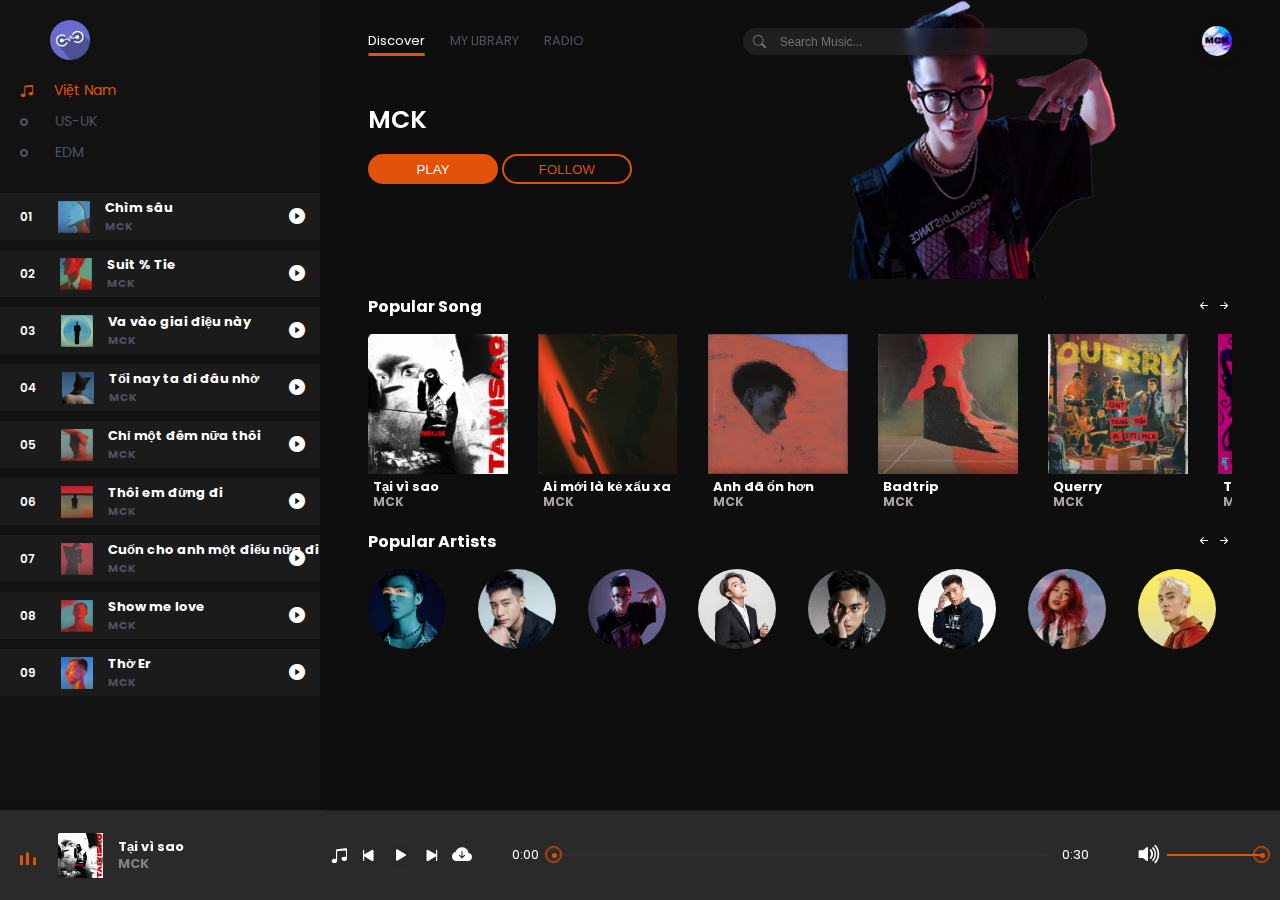
<file: MCK.html>
<!DOCTYPE html>
<html lang="en">

<head>
    <meta charset="UTF-8">
    <meta name="viewport" content="width=device-width, initial-scale=1.0">
    <link rel="stylesheet" href="https://cdn.jsdelivr.net/npm/bootstrap-icons@1.7.2/font/bootstrap-icons.css">
    <link rel="stylesheet" href="style.css">
    <link rel="icon" href="img/logo.png"
          type ="img/x-icon">
    <title>Music App</title>
    <style>
        header .song_side::before{
    background :url('MCK.png')
}
    </style>

</head>

<body>
    <header>
        <div class="menu_side">
            <nav>
                <div class="logo">
                    <a href="index.html"><img src="img/logo.png" alt="" ></a>
                </div>
            </nav>
            <div class="playlist">
                <h4 class="tab-item active"><span></span><i class="bi bi-music-note-beamed"></i> Việt Nam</h4>
                <h4 class="tab-item "><span></span><i class="bi bi-music-note-beamed"></i> US-UK</h4>
                <h4 class="tab-item "><span></span><i class="bi bi-music-note-beamed"></i> EDM</h4>
            </div>
            <div class="menu_song">
                <li class="songItem">
                    <span>01</span>
                    <img src="img/MCK/1.jpg" alt="MCK">
                    <h5>
                        Chìm sâu
                        <div class="subtitle">MCK</div>
                    </h5>
                        <i class="bi playListPlay bi-play-circle-fill" id="1"></i>
                </li>
                <li class="songItem">
                    <span>02</span>
                    <img src="img/MCK/1.jpg" alt="MCK">
                    <h5>
                        Suit % Tie
                        <div class="subtitle">MCK</div>
                    </h5>
                        <i class="bi playListPlay bi-play-circle-fill" id="2"></i>
                </li>
                <li class="songItem">
                    <span>03</span>
                    <img src="img/MCK/1.jpg" alt="MCK">
                    <h5>
                        Va vào giai điệu này
                        <div class="subtitle">MCK</div>
                    </h5>
                        <i class="bi playListPlay bi-play-circle-fill" id="3"></i>
                </li>
                <li class="songItem">
                    <span>04</span>
                    <img src="img/MCK/1.jpg" alt="MCK">
                    <h5>
                        Tối nay ta đi đâu nhờ
                        <div class="subtitle">MCK</div>
                    </h5>
                        <i class="bi playListPlay bi-play-circle-fill" id="4"></i>
                </li>
                <li class="songItem">
                    <span>05</span>
                    <img src="img/MCK/1.jpg" alt="MCK">
                    <h5>
                        Chỉ một đêm nữa thôi
                        <div class="subtitle">MCK</div>
                    </h5>
                        <i class="bi playListPlay bi-play-circle-fill" id="5"></i>
                </li>
                <li class="songItem">
                    <span>06</span>
                    <img src="img/MCK/1.jpg" alt="MCK">
                    <h5>
                        Thôi em đừng đi
                        <div class="subtitle">MCK</div>
                    </h5>
                        <i class="bi playListPlay bi-play-circle-fill" id="6"></i>
                </li>
                <li class="songItem">
                    <span>07</span>
                    <img src="img/MCK/1.jpg" alt="MCK">
                    <h5>
                        Cuốn cho anh một điếu nữa đi
                        <div class="subtitle">MCK</div>
                    </h5>
                        <i class="bi playListPlay bi-play-circle-fill" id="7"></i>
                </li>
                <li class="songItem">
                    <span>08</span>
                    <img src="img/MCK/1.jpg" alt="MCK">
                    <h5>
                        Show me love
                        <div class="subtitle">MCK</div>
                    </h5>
                        <i class="bi playListPlay bi-play-circle-fill" id="8"></i>
                </li>
                <li class="songItem">
                    <span>09</span>
                    <img src="img/MCK/1.jpg" alt="MCK">
                    <h5>
                        Thờ Er
                        <div class="subtitle">MCK</div>
                    </h5>
                        <i class="bi playListPlay bi-play-circle-fill" id="9"></i>
                </li>
            </div>
        </div>


        <div class="song_side">
            <nav>
                <ul>
                    <li>Discover <span></span></li>
                    <li>MY LIBRARY</li>
                    <li>RADIO</li>
                </ul>
                <div class="search">
                    <i class="bi bi-search"></i>
                    <input type="text" placeholder="Search Music...">
                </div>
                <div class="user">
                    <img src="img/user.jpg" alt="" >
                </div>
            </nav>
            <div class="content">
                <h1>MCK</h1>
                <div class="buttons">
                    <button>PLAY</button>
                    <button>FOLLOW</button>
                </div>
            </div>

            <div class="popular_song">
                <div class="h4">
                    <h4>Popular Song</h4>
                    <div class="btn_s">
                        <i class="bi bi-arrow-left-short" id="pop_song_left"></i>
                        <i class="bi bi-arrow-right-short" id="pop_song_right"></i>
                    </div>
                </div>
                <div class="pop_song">
                    <li class="songItem">
                        <div class="img_play">
                            <img src="img/MCK/10.jpg" alt="MCK">
                            <i class="bi playListPlay bi-play-circle-fill" id="10"></i>
                        </div>
                        <h5>Tại vì sao
                            <br>
                            <div class="subtitle">MCK</div>
                        </h5>
                    </li>
                    <li class="songItem">
                        <div class="img_play">
                            <img src="img/MCK/11.jpg" alt="MCK">
                            <i class="bi playListPlay bi-play-circle-fill" id="11"></i>
                        </div>
                        <h5>Ai mới là kẻ xấu xa
                            <br>
                            <div class="subtitle">MCK</div>
                        </h5>
                    </li>
                    <li class="songItem">
                        <div class="img_play">
                            <img src="img/MCK/12.jpg" alt="MCK">
                            <i class="bi playListPlay bi-play-circle-fill" id="12"></i>
                        </div>
                        <h5>Anh đã ổn hơn
                            <br>
                            <div class="subtitle">MCK</div>
                        </h5>
                    </li>
                    <li class="songItem">
                        <div class="img_play">
                            <img src="img/MCK/13.jpg" alt="MCK">
                            <i class="bi playListPlay bi-play-circle-fill" id="13"></i>
                        </div>
                        <h5>Badtrip
                            <br>
                            <div class="subtitle">MCK</div>
                        </h5>
                    </li>
                    <li class="songItem">
                        <div class="img_play">
                            <img src="img/MCK/14.jpg" alt="MCK">
                            <i class="bi playListPlay bi-play-circle-fill" id="14"></i>
                        </div>
                        <h5>Querry
                            <br>
                            <div class="subtitle">MCK, QNT</div>
                        </h5>
                    </li>
                    <li class="songItem">
                        <div class="img_play">
                            <img src="img/MCK/15.jpg" alt="MCK">
                            <i class="bi playListPlay bi-play-circle-fill" id="15"></i>
                        </div>
                        <h5>Tay to
                            <br>
                            <div class="subtitle">MCK, PhongKhin</div>
                        </h5>
                    </li>
                    <li class="songItem">
                        <div class="img_play">
                            <img src="img/MCK/16.jpg" alt="MCK">
                            <i class="bi playListPlay bi-play-circle-fill" id="16"></i>
                        </div>
                        <h5>Xích Thêm Chút
                            <br>
                            <div class="subtitle">MCK, TLinh</div>
                        </h5>
                    </li>
                    <li class="songItem">
                        <div class="img_play">
                            <img src="img/MCK/17.jpg" alt="MCK">
                            <i class="bi playListPlay bi-play-circle-fill" id="17"></i>
                        </div>
                        <h5>Soda
                            <br>
                            <div class="subtitle">MCK</div>
                        </h5>
                    </li>
                    <li class="songItem">
                        <div class="img_play">
                            <img src="img/MCK/18.jpg" alt="MCK">
                            <i class="bi playListPlay bi-play-circle-fill" id="18"></i>
                        </div>
                        <h5>Chương 2 Của Tương Lai
                            <br>
                            <div class="subtitle">MCK, WEAN</div>
                        </h5>
                    </li>
                </div>
            </div>
            <div class="popular_artists">
                <div class="h4">
                    <h4>Popular Artists</h4>
                    <div class="btn_s">
                        <i  class="bi bi-arrow-left-short" id ="pop_art_left"></i>
                        <i  class="bi bi-arrow-right-short" id ="pop_art_right"></i>
                    </div>
                </div>
                <div class="item Artists_bx">
                    <li>
                        <img src="img/Soobin.jpg" alt="Soobin" title="Soobin">
                    </li>
                    <li>
                        <img src="img/Quân AP.jpg" alt="Quân AP" title="Quân AP">
                    </li>
                    <li>
                        <img src="img/MCK.jpg" alt="MCK" title="MCK">
                    </li>
                    <li>
                        <img src="img/Sơn Tùng M-TP.jpg" alt="Sơn Tùng M-TP" title="Sơn Tùng M-TP">
                    </li>
                    <li>
                        <img src="img/Mono.jpg" alt="Mono" title="Mono">
                    </li>
                    <li>
                        <img src="img/HIEUTHUHAI.jpg" alt="HIEUTHUHAI" title="HIEUTHUHAI">
                    </li>
                    <li>
                        <img src="img/tlinh.jpg" alt="tlinh" title="tlinh">
                    </li>
                    <li>
                        <img src="img/Wren Evans.jpg" alt="Wren Evans" title="Wren Evans">
                    </li>
                    <li>
                        <img src="img/Phương Ly.jpg" alt="Phương Ly" title="Phương Ly">
                    </li>
                    <li>
                        <img src="img/Justatee.jpg" alt="Justatee" title="Justatee">
                    </li>
                    <li>
                        <img src="img/Vũ.jpg" alt="Vũ" title="Vũ">
                    </li>
                    <li>
                        <img src="img/Đen.jpg" alt="Đen" title="Đen">
                    </li>
                    <li>
                        <img src="img/Binz.jpg" alt="Binz" title="Binz">
                    </li>
                </div>
            </div>
        </div>


        <div class="master_play">
            <div class="wave">
                <div class="wave1"></div>
                <div class="wave1"></div>
                <div class="wave1"></div>
            </div>
            <img src="img/MCK/10.jpg" alt="" id="poster_master_play">
            <h5 id="title">
                Tại vì sao
                <div class="subtitle">MCK <M-TP></M-TP> </div>
            </h5>
            <div class="icon">
                <i class="bi shuffle bi-music-note-beamed">next</i>
                <i class="bi bi-skip-start-fill" id="back"></i>
                <i class="bi bi-play-fill" id="masterPlay"></i>
                <i class="bi bi-skip-end-fill" id="next"></i>
                <a href="" download id="download_music"><i class="bi bi-cloud-arrow-down-fill" ></i></a>
            </div>
            <span id="currentStart">0:00</span>
            <div class="bar">
                <input type="range" id="seek" min="0" max="100">
                <div class="bar2" id="bar2"></div>
                <div class="dot"></div>
            </div>
            <span id="currentEnd">0:30</span>
            <div class="vol">
                <i class="bi bi-volume-up-fill" id="vol_icon"></i>
                <input type="range" id="vol" min="0" max="100" id ='vol'>
                <div class="vol_bar"></div>
                <div class="dot" id="vol_dot"></div>
            </div>
        </div>
    </header>
    <script src="MCK.js"></script>
</body>

</html>
</file>
<file: style.css>
/* Google Font 'Poppins'  */
@import url('https://fonts.googleapis.com/css2?family=Poppins:wght@100;200;300;400;500;600;700;800;900&display=swap');
* {
    padding: 0%;
    margin: 0%;
    box-sizing: border-box;
}

body {
    width: 100%;
    height: 100%;
    background-color: #121213;
    font-family: 'Poppins' , sans-serif;
    display: grid;
    place-items: center;
    /*justify-content: center;*/
}

header {
    position: relative;
    width: 100%;
    height: 100vh;
    /* border: 1px solid #fff;*/
    display: flex;
    flex-wrap: wrap;
    overflow: hidden;
}
 header .menu_side nav .logo{
    position: relative;
    width: 30px;
    height: 30px;
    padding: 20px 20px;
    left: 30px;
 }
 header .menu_side nav .logo img{
    position: absolute;
    width: 100%;
    height: 100%;
 }
header .menu_side, .song_side {
    width: 25%;
    height: 90%;
    /* border: 1px solid #fff; */
    background: #131212;
    box-shadow: 5px 0px 2px #090f1f;
    color: #fff;
}

header .song_side {
    width: 75%;
    background:#0e0e0e;
}

header .master_play {
    width: 100%;
    height: 10%;
    background: linear-gradient(135deg, rgba(255, 255,255, 0.1), rgba(255, 255 ,255, 0.1));
    box-shadow: 0px 3px 8px #090f1f;
    backdrop-filter: blur(10px);
}

header .menu_side h1 {
    font-size: 20px;
    margin: 15px 0px 0px 20px;
    font-weight: 500;
}

header .menu_side .playlist {
    margin:  40px 0px 0px 20px;
}

header .menu_side .playlist h4 {
    font-size: 14px;
    font-weight: 400;
    padding-bottom: 10px;
    color: #4c5262;
    cursor: pointer;
    display: flex;
    align-items: center;
    transition: .3s linear;
}

header .menu_side .playlist h4:hover {
    color: #e1530a;
}

header .menu_side .playlist h4 span{
    position: relative;
    margin-right: 35px;
}

header .menu_side .playlist h4 span::before{
    content: '';
    position: absolute;
    width: 4px;
    height: 4px;
    border: 2px solid #4c5262;
    border-radius: 50%;
    top: -4px;
    transition: .3s linear;
}
header .menu_side .playlist h4:hover span::before{
    border: 2px solid #e1530a;
}
header .menu_side .playlist h4 .bi{
    display: none;
}
header .menu_side .playlist .active{
    color: #e1530a;
}
header .menu_side .playlist .active span{
    display: none;
}

header .menu_side .playlist .active .bi{
    display: flex;
    margin-right: 20px;
}
header .menu_side .menu_song {
    width: 100%;
    height: 70%;
    /*border: 1px solid #fff;*/
    margin-top: 20px;
    overflow: auto;
}

header .menu_side .menu_song::-webkit-scrollbar {
    display: none;
}

header .menu_side .menu_song li{
    position: relative;
    list-style-type: none;
    padding: 5px 0px 5px 20px;
    display: flex;
    align-items: center;
    margin-bottom: 10px;
    cursor: pointer;
    transition: .3s linear;
    background: rgb(105, 105, 105, .1);
}

header .menu_side .menu_song li:hover{
    background: rgb(105, 105, 105, .1);
}

header .menu_side .menu_song li span{
    font-size: 12px;
    font-weight: 600;
    color: #ffffff;
}

header .menu_side .menu_song li img{
    width: 32px;
    height: 32px;
    margin-left: 25px;
}

header .menu_side .menu_song li h5{
    font-size: 13px;
    margin-left: 15px;
    width: 230px;
    /*border: 1px solid #fff ;*/
    overflow: hidden;
    text-overflow: ellipsis;
    white-space: nowrap;
}

header .menu_side .menu_song li h5 .subtitle{
    font-size: 11px;
    color: #4c5262;
}

header .menu_side .menu_song li .bi{
    position: absolute;
    right: 15px;
}
/*-----MEDIA PLAY-----*/
header .master_play {
    display: flex;
    align-items: center;
    padding: 0px 20px;
}

header .master_play .wave{
    width: 30px;
    height: 30px;
    /* border: 1px solid #fff; */
    padding-bottom: 5px;
    display: flex;
    align-items: flex-end;
    margin-right: 10px;
}

header .master_play .wave .wave1{
    width: 3px;
    height: 10px;
    margin-right: 3px ;
    border-radius: 10px 10px 0px 0px ;
    background: #e1530a;
    animation: unset;
}

header .master_play .wave .wave1:nth-child(2){
    height: 13px;
    margin-right: 3.5px;
    animation-delay: .4s;
}

header .master_play .wave .wave1:nth-child(3){
    height: 8px;
    animation-delay: .8s;
}

/* javascript class wave  */
header .master_play .active1 .wave1{
    animation: wave .5s linear infinite;
}

header .master_play .active1 .wave1:nth-child(2){
    animation-delay: .4s;
}

header .master_play .active1 .wave1:nth-child(3){
    animation-delay: .8s;
}

@keyframes wave {
    0%{
        height: 10px;
    }
    50%{
        height: 15px;
    }
    100%{
        height: 10px;
    }
}


header .master_play img {
    width: 45px;
    height: 45px;
}

header .master_play h5 {
    width: 15%;
    font-size: 13px;
    margin-left: 15px;
    color: #fff;
    line-height: 17px;
    overflow: hidden;
    text-overflow: ellipsis;
    white-space: nowrap;
    font-size: 13px;
}

header .master_play h5 .subtitle{
   font-size: 13px;
   color: #898282;
   width: 100%;
   overflow: hidden;
   text-overflow: ellipsis;
   white-space: nowrap;  
}

header .master_play .icon{
   font-size: 20px;
   color: #fff;
   margin: 0px 20px 0px 40px;
   outline: none;
   display: flex;
   align-items:  center;
}

header .master_play .icon .bi{
 cursor: pointer;
 outline: none;
}

header .master_play .icon .shuffle{
    font-size:  17px;
    margin-right: 10px;
    width: 17.5px;
    overflow:  hidden;
    display:  flex;
    align-items:  center;
}

header .master_play .icon #download_music {
    text-decoration: none;
    color:#fff;
    font-size:  20px;
    margin-left: 10px;
}

header .master_play .icon .bi:nth-child(3){
border: 1px solid rgb(105, 105, 105,.1);
border-radius: 50%;
padding: 1px 5px 0px 7px;
margin: 0px 5px;
}

header .master_play span {
    color: #fff;
    width: 32px;
    font-size: 13px;
    font-weight: 400;
}

header .master_play #currentStart{
    margin: 0px 0px 0px 20px;
}

header .master_play .bar {
    position: relative;
    width: 43%;
    height: 2px;
    background: rgb(105, 105, 170, .1);
    margin: 0px 15px 0px 10px;
}

header .master_play .bar .bar2{
   position: absolute;
   background: #e1530a;
   width: 0%;
   height: 100%;
   top: 0;
   transition: 1s linear;
}

header .master_play .bar .dot{
   position: absolute;
   width: 5px;
   height: 5px;
   background: #e1530a;
   border-radius: 50%;
   left: 0%;
   top: -1.5px;
   transition: 1s linear;
}

header .master_play .bar .dot::before{
   content: '';
   position: absolute;
   width: 15px;
   height: 15px;
   border: 1px solid #e1530a;
   border-radius: 50%;
   left: -7px;
   top: -6.5px;
   box-shadow: inset 0px 0px 3px #e1530a;
}

header .master_play .bar input{
   position: absolute;
   width: 100%;
   top: -7px;
   left: 0;
   cursor: pointer;
   z-index: 99999999999999999999999999999999999999999;
   /*transition: 3s linear;*/
   opacity: 0;
}

header .master_play .vol{
  position: relative;
  width: 100px;
  height: 2px;
  margin-left: 75px;
  background: rgb(105, 105, 170, .1); 
}

header .master_play .vol .bi{
position: absolute;
color: #fff;
font-size: 25px;
top: -17px;
left: -30px;
}

header .master_play .vol input{
    position: absolute;
    width: 100%;
    top: -6px;
    left: 0;
    cursor: pointer;
    z-index: 99999999999999999999999999;
    opacity: 0;
 }

 header .master_play .vol .vol_bar{
    position: absolute;
    background: #e1530a;
    width: 100%;
    height: 100%;
    top: 0;
    transition: 1s linear;
 }
 header .master_play .vol .dot{
    position: absolute;
    width: 5px;
    height: 5px;
    background: #e1530a;
    border-radius: 50%;
    left: 100%;
    top: -1.5px;
    transition: 1s linear;
 }
 header .master_play .vol .dot::before{
    content: '';
    position: absolute;
    width: 15px;
    height: 15px;
    border: 1px solid #e1530a;
    border-radius: 50%;
    left: -7px;
    top: -6.5px;
   box-shadow: inset 0px 0px 3px #e1530a;
 }

 header .song_side {
     z-index: 2;
 }

 header .song_side::before{
     content: '';
     position: absolute;
     width: 100%;
     height: 300px;
     background: url('MCK.png');
     z-index: -1;
 }

 header .song_side nav{
    width: 90%;
    height: 10%;
    margin: auto;
    /* border: 1px solid #fff; */
    display: flex;
    align-items: center;
    justify-content: space-between;
 }

 header .song_side nav ul{
    display: flex;
 }

 header .song_side nav ul li{
    position: relative;
    list-style: none;
    font-size: 13px;
    color: #4c5262;
    margin-right: 25px;
    cursor: pointer;
    transition: .3s linear;
 }

 header .song_side nav ul li:hover{
   color: #fff;
 }

 header .song_side nav ul li:nth-child(1){
   color: #fff;
 }

 header .song_side nav ul li span{
   position: absolute;
   width: 100%;
   height: 2.5px;
   background: #e1530a;
   bottom: -5px;
   left: 0;
   border-radius: 20px;
 }
 header .song_side nav .search{
   position: relative;
   width: 40%;
   padding: 1px 10px;
   border-radius: 20px;
   color: gray;
 }

 header .song_side nav .search::before{
   content: '';
   position: absolute;
   width: 100%;
   height: 100%;
   border-radius: 20px;
   background: rgb(184, 184, 184,.1);
   backdrop-filter: blur(5px);
   z-index: -1;
 }

 header .song_side nav .search .search_results {
    position: absolute;
    width: 100%;
    height: 200px;
    margin-top:  10px;
    border-radius: 10px; 
    overflow: auto;
}

header .song_side nav .search .search_results::-webkit-scrollbar {
    display: none;
}

header .song_side nav .search .search_results .card{
    width: 100%;
    min-height: 45px;
    display:  flex;
    align-items: center;
    background: rgb(184, 184 ,184, .1);
    margin-bottom: 5px;
    text-decoration: none;
    display: none;
}

header .song_side nav .search .search_results .card img{
    width: 35px;
    height: 35px;
    border-radius: 5px;
}

header .song_side nav .search .search_results .card .content{
    width: 80%;
    height: 100%;
    padding: 0;
    font-size: 13px;
    font-weight: 600;
    color: #fff;
}

header .song_side nav .search .search_results .card content .subtitle{
    font-size: 11px;
    color: #a4a8b4;
    font-weight: 500;
}

 header .song_side nav .search .bi{
    font-size: 13px;
    padding: 3px 0px 0px 10px;
 }
 header .song_side nav .search input{
    background: none;
    outline: none;
    border: none;
    padding: 0px 10px;
    color: #fff;
    font-size: 12px;
 }
 header .song_side nav .user{
    position: relative;
    width: 30px;
    height: 30px;
    border-radius: 50%; 
 }
 header .song_side nav .user img{
    position: absolute;
    width: 100%;
    height: 100%;
    border-radius: 50%;
    box-shadow: 2px 2px 8px #121213;
 }

 header .song_side .content {
     width: 90%;
     height: 30%;
     margin: auto;
      /*border: 1px solid #fff; */
     padding-top: 20px;
 }
 
 header .song_side .content h1{
    font-size: 25px;
    font-weight: 600;
 }

 header .song_side .content p{
    font-size: 11px;
    font-weight: 400;
    color: #4c5262;
    margin: 5px;
 }

 header .song_side .content .buttons{
    margin-top: 15px;
 }

 header .song_side .content .buttons button{
    width: 130px;
    height: 30px;
    border: 2px solid #e1530a;
    outline: none;
    border-radius: 20px;
    background: #e1530a;
    color: #fff;
    cursor: pointer;
    transition: .3s linear;
 }

 header .song_side .content .buttons button:hover{
   
    background: none;
    color: #e1530a;
 }

 header .song_side .content .buttons button:nth-child(2){
   
    background: none;
    color: #e1530a;
 }

 header .song_side .content .buttons button:nth-child(2):hover{
    
    background: #e1530a;
    color: #fff;
 }

 header .song_side .popular_song {
     width: 90%;
     height: auto;
    /*border: 1px solid #fff; */
     margin: auto;
     margin-top: -30px;
 }

 header .song_side .popular_song .h4{
    display: flex;
    align-items: center;
    justify-content: space-between;
 }

 header .song_side .popular_song .h4 .bi{
    color: #fff;
    cursor: pointer;
    transition: .3s linear;
 }

 header .song_side .popular_song .h4 .bi:hover{
    color: #fff;
 }


 header .song_side .popular_song .pop_song {
     width: 100%;
     height: 180px;
     margin-top: 15px;
     display: flex;
     overflow-x: auto;
     scroll-behavior: smooth;
 }

 header .song_side .popular_song .pop_song::-webkit-scrollbar{
     display: none;
 }

 header .song_side .popular_song .pop_song li{
     min-width: 160px;
     height: 140px;
     list-style-type: none;
     margin-right: 10px;
     transition: .3s linear;
 }
 header .song_side .popular_song .pop_song li:hover{
     background: rgb(105, 105, 170,.1);
 }
 header .song_side .popular_song .pop_song li .img_play{
    position: relative;
    width: 140px;
    height: 140px;
    display: flex;
    align-items: center;
    justify-content: center;
 }
 header .song_side .popular_song .pop_song li .img_play img{
   width: 100%;
   height: 100%;
 }

 header .song_side .popular_song .pop_song li .img_play .bi{
   position: absolute;
   font-size: 20px;
   cursor: pointer;
   transition: .3s linear;
   opacity: 0;
 }

 header .song_side .popular_song .pop_song li:hover .img_play .bi{
   opacity: 1;
 }

 header .song_side .popular_song .pop_song li h5{
   padding: 5px 0px 0px 5px;
   line-height: 15px;
   font-size: 13px;
   width: 140px;
   overflow: hidden;
   white-space: nowrap;
   text-overflow: ellipsis;
 }

 header .song_side .popular_song .pop_song li h5 .subtitle{
   font-size: 12px;
   overflow: hidden;
   white-space: nowrap;
   text-overflow: ellipsis;
   color: #aba3a3;
 } 

 header .song_side .popular_artists {
    width: 90%;
    height: auto;
    margin: auto;
    margin-top: 15px;
}
header .song_side .popular_artists .h4{
   display: flex;
   align-items: center;
   justify-content: space-between;
}
header .song_side .popular_artists .h4 .bi{
   color: #fff;
   cursor: pointer;
   transition: .3s linear;
}
header .song_side .popular_artists .h4 .bi:hover{
   color: #fff;
}
header .song_side .popular_artists .item{
  width: 100%;
  height: auto;
  margin-top: 15px;
  display: flex;
  overflow-x: auto;
  scroll-behavior: smooth;
}
header .song_side .popular_artists .item::-webkit-scrollbar{
  display: none;
}
header .song_side .popular_artists .item li{
 list-style-type: none;
 position: relative;
 min-width: 60px;
 height: 80px;
 /* background-color: #fff; */
 border-radius: 50%;
 margin-right: 50px;
 cursor: pointer;
}
header .song_side .popular_artists .item li img{
 width: 130%;
 height: 100%;
 border-radius: 50%;
 position: absolute;
}
</file>
